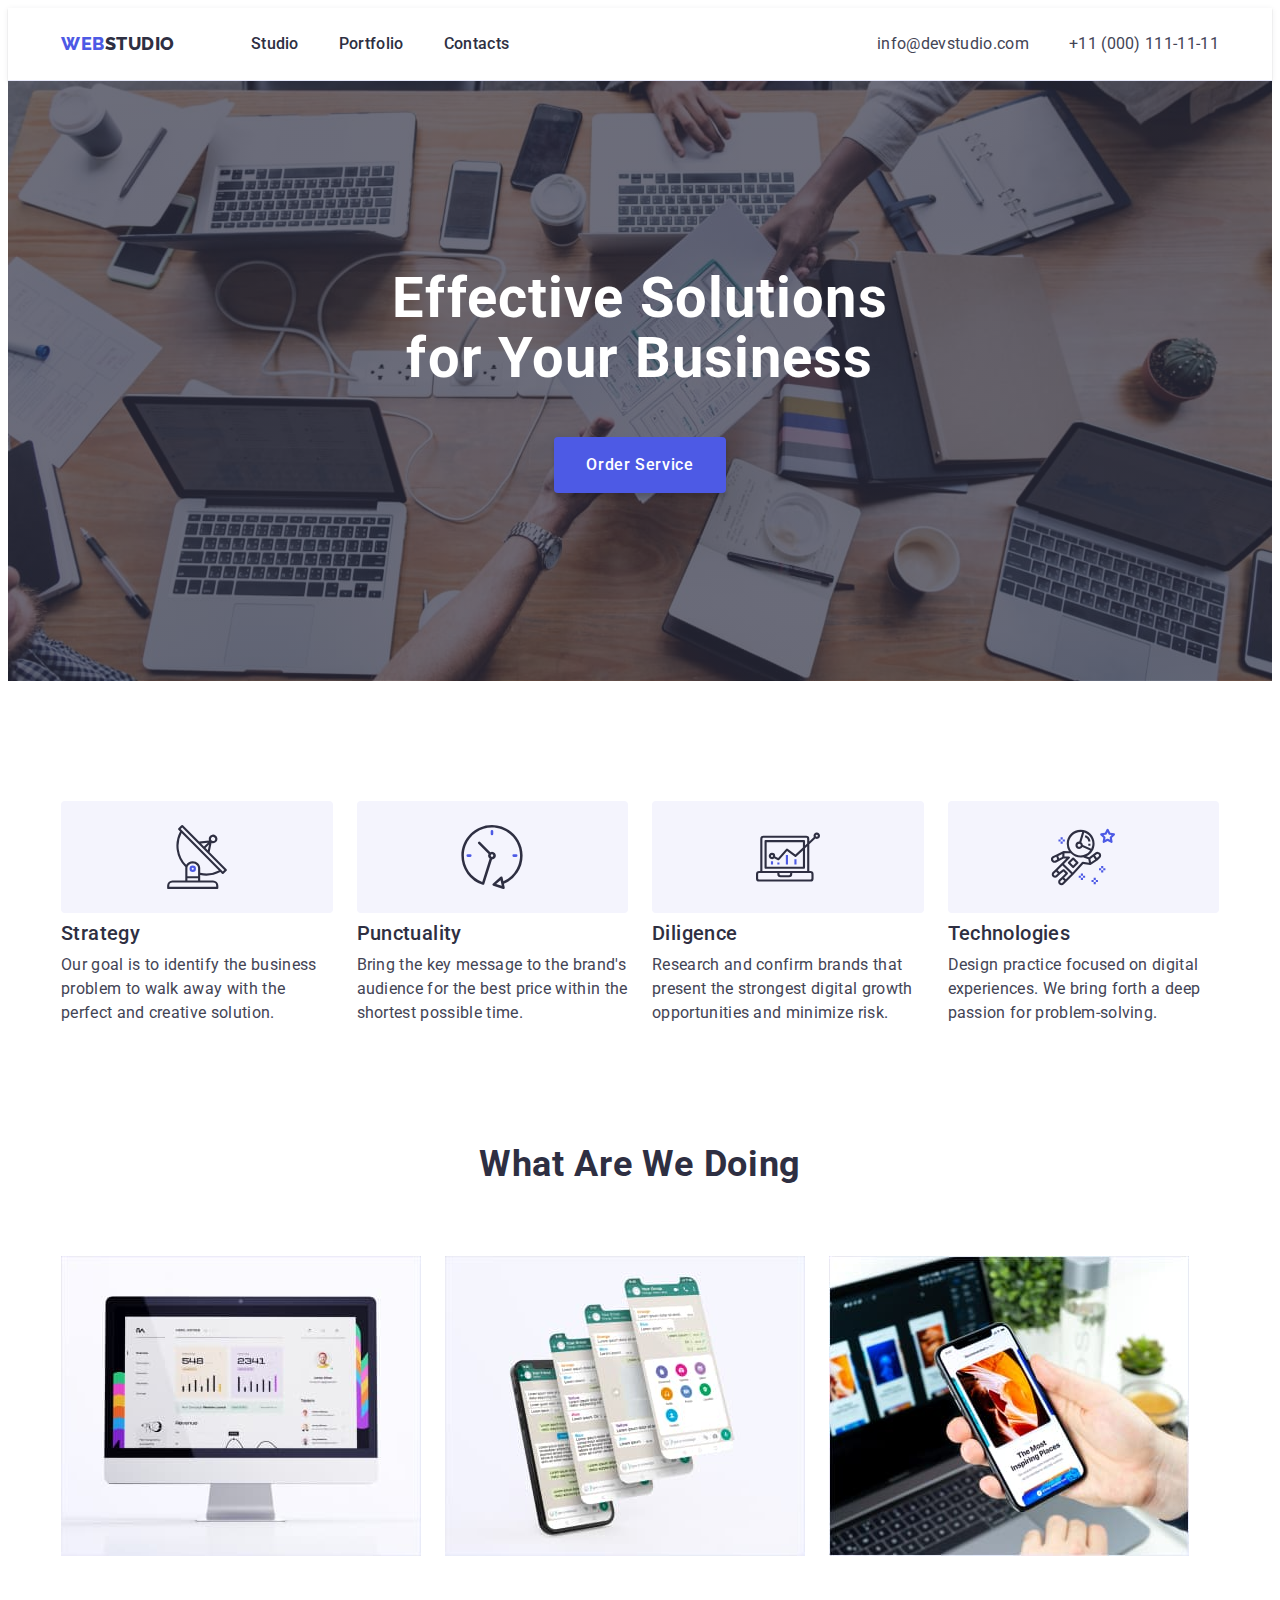
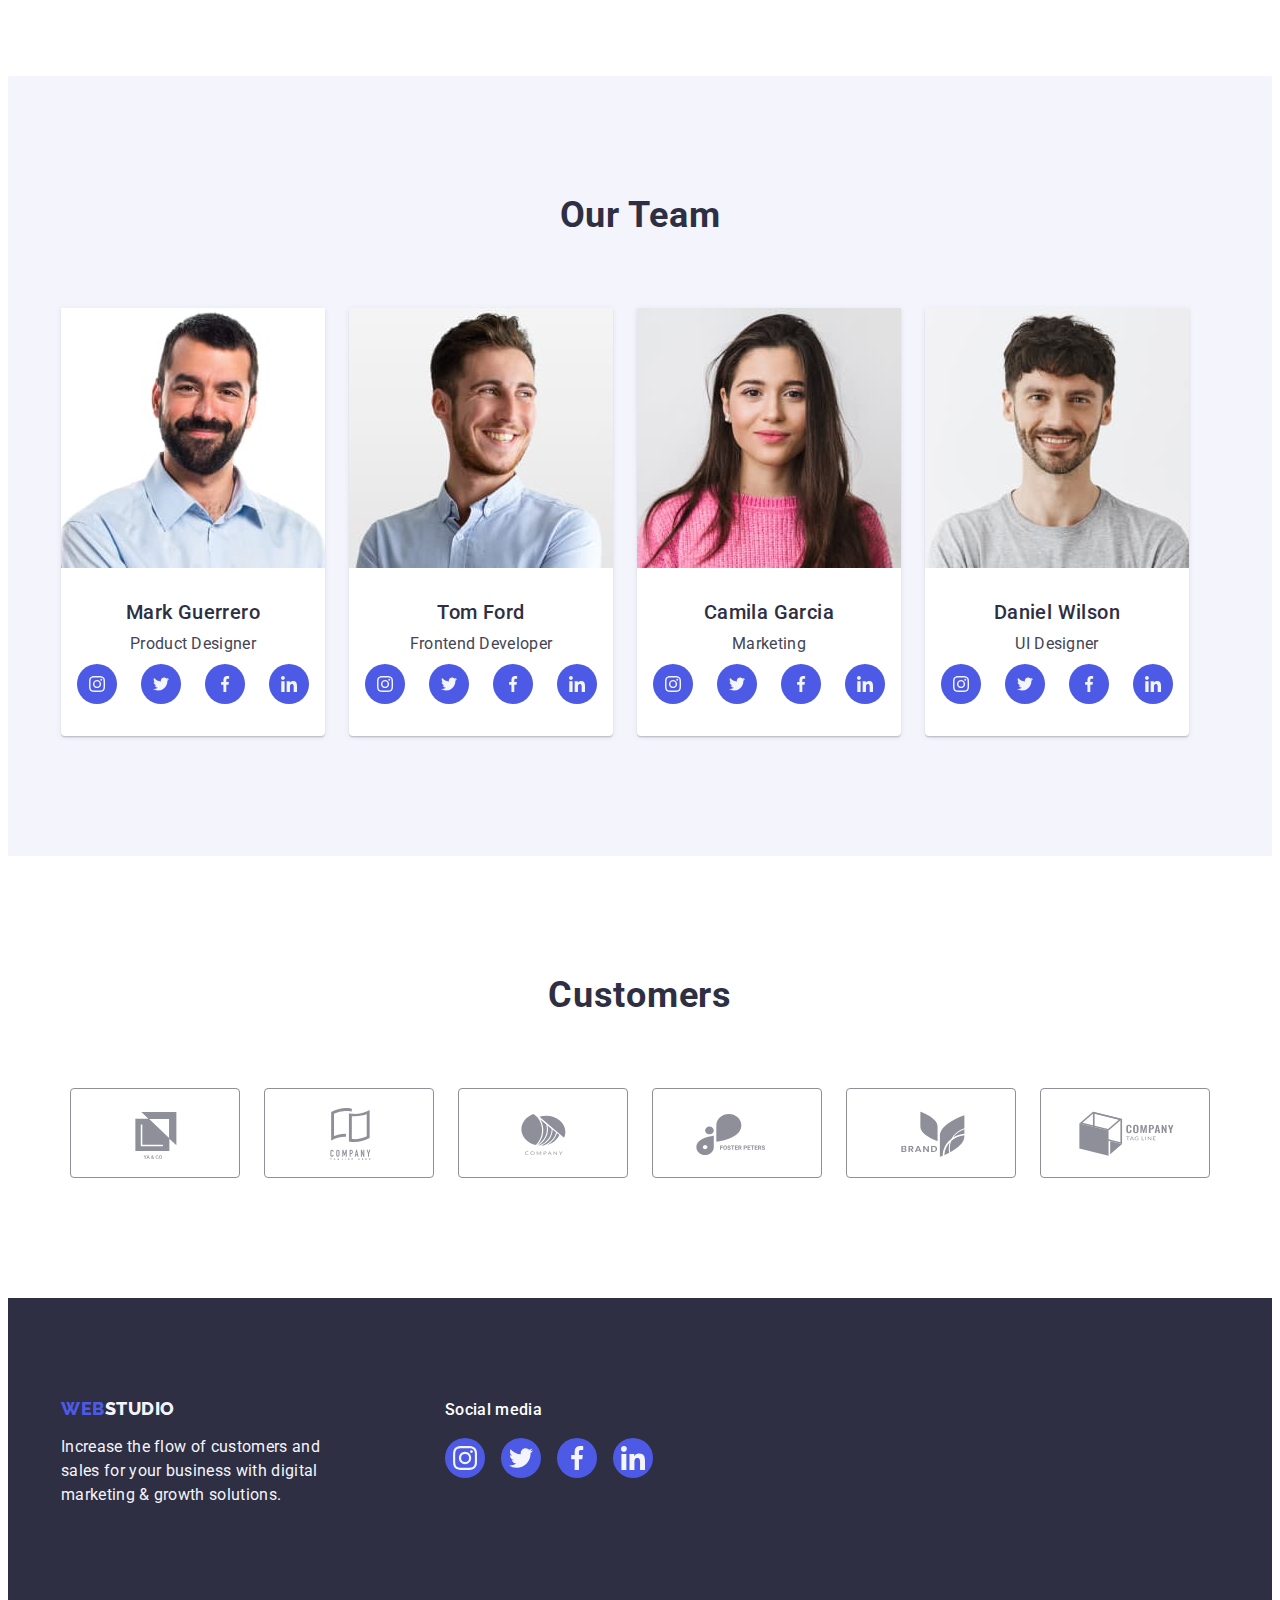
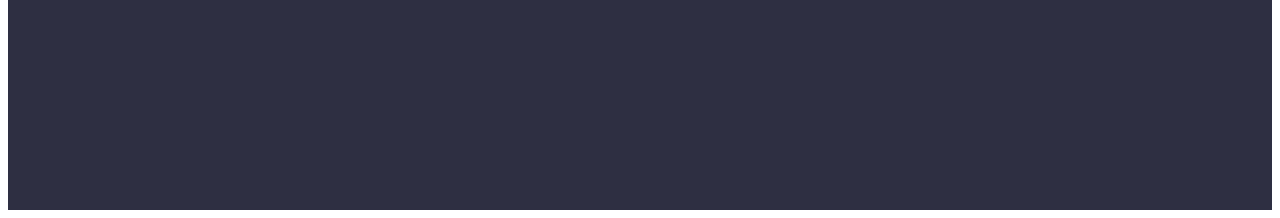
<file: index.html>
<!DOCTYPE html>
<html lang="en">
  <head>
    <meta charset="UTF-8" />
    <meta http-equiv="X-UA-Compatible" content="IE=edge" />
    <meta name="viewport" content="width=device-width, initial-scale=1.0" />
    <title>Studio</title>
    <link rel="preconnect" href="https://fonts.googleapis.com" />
    <link rel="preconnect" href="https://fonts.gstatic.com" crossorigin />
    <link
      href="https://fonts.googleapis.com/css2?family=Raleway:wght@800&family=Roboto:wght@400;500;700;900&display=swap"
      rel="stylesheet"
    />
    <link rel="stylesheet" href="https://cdnjs.cloudflare.com/ajax/libs/modern-normalize/1.1.0/modern-normalize.min.css"
      integrity="sha512-wpPYUAdjBVSE4KJnH1VR1HeZfpl1ub8YT/NKx4PuQ5NmX2tKuGu6U/JRp5y+Y8XG2tV+wKQpNHVUX03MfMFn9Q=="
      crossorigin="anonymous" referrerpolicy="no-referrer" />
    <link rel="stylesheet" href="./css/styles.css" />
  </head> 
  <body>
    <header class="header">
      <div class="header-container container">
        <nav class="header-nav">
          <a class="link logo" href="./index.html"
            >Web<span class="logo-part">Studio</span></a
          >
          <ul class="list header-nav-list">
            <li><a class="link nav-link" href="./index.html">Studio</a></li>
            <li>
              <a class="link nav-link" href="./portfolio.html">Portfolio</a>
            </li>
            <li><a class="link nav-link" href="">Contacts</a></li>
          </ul>
        </nav>
        <address class="adress">
          <ul class="list header-adress-list">
            <li>
              <a class="link contact" href="mailto:info@devstudio.com"
                >info@devstudio.com</a
              >
            </li>
            <li>
              <a class="link contact" href="tel:+110001111111"
                >+11 (000) 111-11-11</a
              >
            </li>
          </ul>
        </address>
      </div>
    </header>
    <main>
      <section class="main-title-box">
        <div class="container">
          <h1 class="hero-title">Effective Solutions for Your Business</h1>
          <button class="hero-btn" type="button">Order Service</button>
        </div>
      </section>
      <section class="feature-section">
        <div class="container">
          <h2 class="visually-hidden">Why we</h2>
          <ul class="list main-section-list">
            <li class="feature-item">
              <div class="feature-icon-box">
                <svg class="feature-icon" width="64" height="64">
                  <use href="./images/icons.svg#antenna"></use>
                </svg>
              </div>
              <h3 class="feature">Strategy</h3>
              <p class="feature-desc">
                Our goal is to identify the business problem to walk away with the
                perfect and creative solution.
              </p>
            </li>
            <li class="feature-item">
              <div class="feature-icon-box">
                <svg class="feature-icon" width="64" height="64">
                  <use href="./images/icons.svg#clock"></use>
                </svg>
              </div>
              <h3 class="feature">Punctuality</h3>
              <p class="feature-desc">
                Bring the key message to the brand's audience for the best price
                within the shortest possible time.
              </p>
            </li>
            <li class="feature-item">
              <div class="feature-icon-box">
                <svg class="feature-icon" width="64" height="64">
                  <use href="./images/icons.svg#diagram"></use>
                </svg>
              </div>
              <h3 class="feature">Diligence</h3>
              <p class="feature-desc">
                Research and confirm brands that present the strongest digital
                growth opportunities and minimize risk.
              </p>
            </li>
            <li class="feature-item">
              <div class="feature-icon-box">
                <svg class="feature-icon" width="64" height="64">
                  <use href="./images/icons.svg#astronaut"></use>
                </svg>
              </div>
              <h3 class="feature">Technologies</h3>
              <p class="feature-desc">
                Design practice focused on digital experiences. We bring forth a
                deep passion for problem-solving.
              </p>
            </li>
          </ul>
        </div>
      </section>
      <section class="business">
        <div class="container">
          <h2 class="section-title">What are we doing</h2>
          <ul class="list business-section-list">
            <li class="item">
              <img
                src="./images/studio/desktop.jpg"
                alt="desktop"
                width="360"
                height="300"
              />
            </li>
            <li class="item">
              <img
                src="./images/studio/phone.jpg"
                alt="phone"
                width="360"
                height="300"
              />
            </li>
            <li class="item">
              <img
                src="./images/studio/gadgets.jpg"
                alt="gadgets"
                width="360"
                height="300"
              />
            </li>
          </ul>
        </div>
      </section>
      <section class="team-section">
        <div class="container">
          <h2 class="section-title ">Our Team</h2>
          <ul class="list team-list">
            <li class="member-card">
              <img
                src="./images/studio/1-mark.jpg"
                alt="Man with black beard in blue shirt"
                width="264"
                height="260"
              />
              <div class="member-card-content">
                <h3 class="member">Mark Guerrero</h3>
                <p class="member-position">Product Designer</p>
                <ul class="list contact-list">
                  <li class="member-social">
                    <a href="" class="link social-link">
                      <svg class="social-icon" width="16" height="16">
                        <use href="./images/icons.svg#instagram"></use>
                      </svg>
                    </a>
                  </li>
                  <li class="member-social">
                    <a href="" class="link social-link">
                      <svg class="social-icon" width="16" height="16">
                        <use href="./images/icons.svg#twitter"></use>
                      </svg>
                    </a>
                  </li>
                  <li class="member-social">
                    <a href="" class="link social-link">
                      <svg class="social-icon" width="16" height="16">
                        <use href="./images/icons.svg#facebook"></use>
                      </svg>
                    </a>
                  </li>
                  <li class="member-social">
                    <a href="" class="link social-link">
                      <svg class="social-icon" width="16" height="16">
                        <use href="./images/icons.svg#linkedin"></use>
                      </svg>
                    </a>
                  </li>
                </ul>
              </div>
            </li>
            <li class="member-card">
              <img
                src="./images/studio/2-tom.jpg"
                alt="Man with red beard in blue shirt"
                width="264"
                height="260"
              />
              <div class="member-card-content">
                <h3 class="member">Tom Ford</h3>
                <p class="member-position">Frontend Developer</p>
                <ul class="list contact-list">
                  <li class="member-social">
                    <a href="" class="link social-link">
                      <svg class="social-icon" width="16" height="16">
                        <use href="./images/icons.svg#instagram"></use>
                      </svg>
                    </a>
                  </li>
                  <li class="member-social">
                    <a href="" class="link social-link">
                      <svg class="social-icon" width="16" height="16">
                        <use href="./images/icons.svg#twitter"></use>
                      </svg>
                    </a>
                  </li>
                  <li class="member-social">
                    <a href="" class="link social-link">
                      <svg class="social-icon" width="16" height="16">
                        <use href="./images/icons.svg#facebook"></use>
                      </svg>
                    </a>
                  </li>
                  <li class="member-social">
                    <a href="" class="link social-link">
                      <svg class="social-icon" width="16" height="16">
                        <use href="./images/icons.svg#linkedin"></use>
                      </svg>
                    </a>
                  </li>
                </ul>
              </div>
            </li>
            <li class="member-card">
              <img
                src="./images/studio/3-camila.jpg"
                alt="Woman in a pink sweater"
                width="264"
                height="260"
              />
              <div class="member-card-content">
                <h3 class="member">Camila Garcia</h3>
                <p class="member-position">Marketing</p>
                <ul class="list contact-list">
                  <li class="member-social">
                    <a href="" class="link social-link">
                      <svg class="social-icon" width="16" height="16">
                        <use href="./images/icons.svg#instagram"></use>
                      </svg>
                    </a>
                  </li>
                  <li class="member-social">
                    <a href="" class="link social-link">
                      <svg class="social-icon" width="16" height="16">
                        <use href="./images/icons.svg#twitter"></use>
                      </svg>
                    </a>
                  </li>
                  <li class="member-social">
                    <a href="" class="link social-link">
                      <svg class="social-icon" width="16" height="16">
                        <use href="./images/icons.svg#facebook"></use>
                      </svg>
                    </a>
                  </li>
                  <li class="member-social">
                    <a href="" class="link social-link">
                      <svg class="social-icon" width="16" height="16">
                        <use href="./images/icons.svg#linkedin"></use>
                      </svg>
                    </a>
                  </li>
                </ul>
              </div>
            </li>
            <li class="member-card">
              <img
                src="./images/studio/4-daniel.jpg"
                alt="Man with black beard in gray t-shirt"
                width="264"
                height="260"
              />
              <div class="member-card-content">
                <h3 class="member">Daniel Wilson</h3>
                <p class="member-position">UI Designer</p>
                <ul class="list contact-list">
                  <li class="member-social">
                    <a href="" class="link social-link">
                      <svg class="social-icon" width="16" height="16">
                        <use href="./images/icons.svg#instagram"></use>
                      </svg>
                    </a>
                  </li>
                  <li class="member-social">
                    <a href="" class="link social-link">
                      <svg class="social-icon" width="16" height="16">
                        <use href="./images/icons.svg#twitter"></use>
                      </svg>
                    </a>
                  </li>
                  <li class="member-social">
                    <a href="" class="link social-link">
                      <svg class="social-icon" width="16" height="16">
                        <use href="./images/icons.svg#facebook"></use>
                      </svg>
                    </a>
                  </li>
                  <li class="member-social">
                    <a href="" class="link social-link">
                      <svg class="social-icon" width="16" height="16">
                        <use href="./images/icons.svg#linkedin"></use>
                      </svg>
                    </a>
                  </li>
                </ul>
              </div>
            </li>
          </ul>
        </div>
      </section>
      <section class="customers-section">
        <div class="container">
          <h2 class="section-title">Customers</h2>
          <ul class="list customers-list">
            <li class="customer">
              <a href="" class="link customer-link">
                <svg class="customer-icon" width="104" height="56">
                  <use href="./images/icons.svg#customer1"></use>
                </svg>
              </a>
            </li>
            <li class="customer">
              <a href="" class="link customer-link">
                <svg class="customer-icon" width="104" height="56">
                  <use href="./images/icons.svg#customer2"></use>
                </svg>
              </a>
            </li>
            <li class="customer">
              <a href="" class="link customer-link">
                <svg class="customer-icon" width="104" height="56">
                  <use href="./images/icons.svg#customer3"></use>
                </svg>
              </a>
            </li>
            <li class="customer">
              <a href="" class="link customer-link">
                <svg class="customer-icon" width="104" height="56">
                  <use href="./images/icons.svg#customer4"></use>
                </svg>
              </a>
            </li>
            <li class="customer">
              <a href="" class="link customer-link">
                <svg class="customer-icon" width="104" height="56">
                  <use href="./images/icons.svg#customer5"></use>
                </svg>
              </a>
            </li>
            <li class="customer">
              <a href="" class="link customer-link">
                <svg class="customer-icon" width="104" height="56">
                  <use href="./images/icons.svg#customer6"></use>
                </svg>
              </a>
            </li>
          </ul>
        </div>        
      </section>
    </main>
    <footer class="footer">
      <div class="container footer-position">
        <div class="footer-content-wrapper">
          <a class="link logo" href="./index.html">Web<span class="footer-logo-part">Studio</span></a>
          <p class="footer-desc">
            Increase the flow of customers and sales for your business with digital
            marketing & growth solutions.
        </div>
        <div class="social-media-wrapper">
          <p class="social-media">Social media</p>
          <ul class="list contact-list-footer">
            <li class="footer-social">
              <a href="" class="link footer-social-link">
                <svg class="footer-social-icon" width="24" height="24">
                  <use href="./images/icons.svg#instagram-footer"></use>
                </svg>
              </a>
            </li>
            <li class="footer-social">
              <a href="" class="link footer-social-link">
                <svg class="footer-social-icon" width="24" height="24">
                  <use href="./images/icons.svg#twitter-footer"></use>
                </svg>
              </a>
            </li>
            <li class="footer-social">
              <a href="" class="link footer-social-link">
                <svg class="footer-social-icon" width="24" height="24">
                  <use href="./images/icons.svg#facebook-footer"></use>
                </svg>
              </a>
            </li>
            <li class="footer-social">
              <a href="" class="link footer-social-link">
                <svg class="footer-social-icon" width="24" height="24">
                  <use href="./images/icons.svg#linkedin-footer"></use>
                </svg>
              </a>
            </li>
          </ul>
        </div>
      </div>
    </footer>
  </body>
</html>
</file>
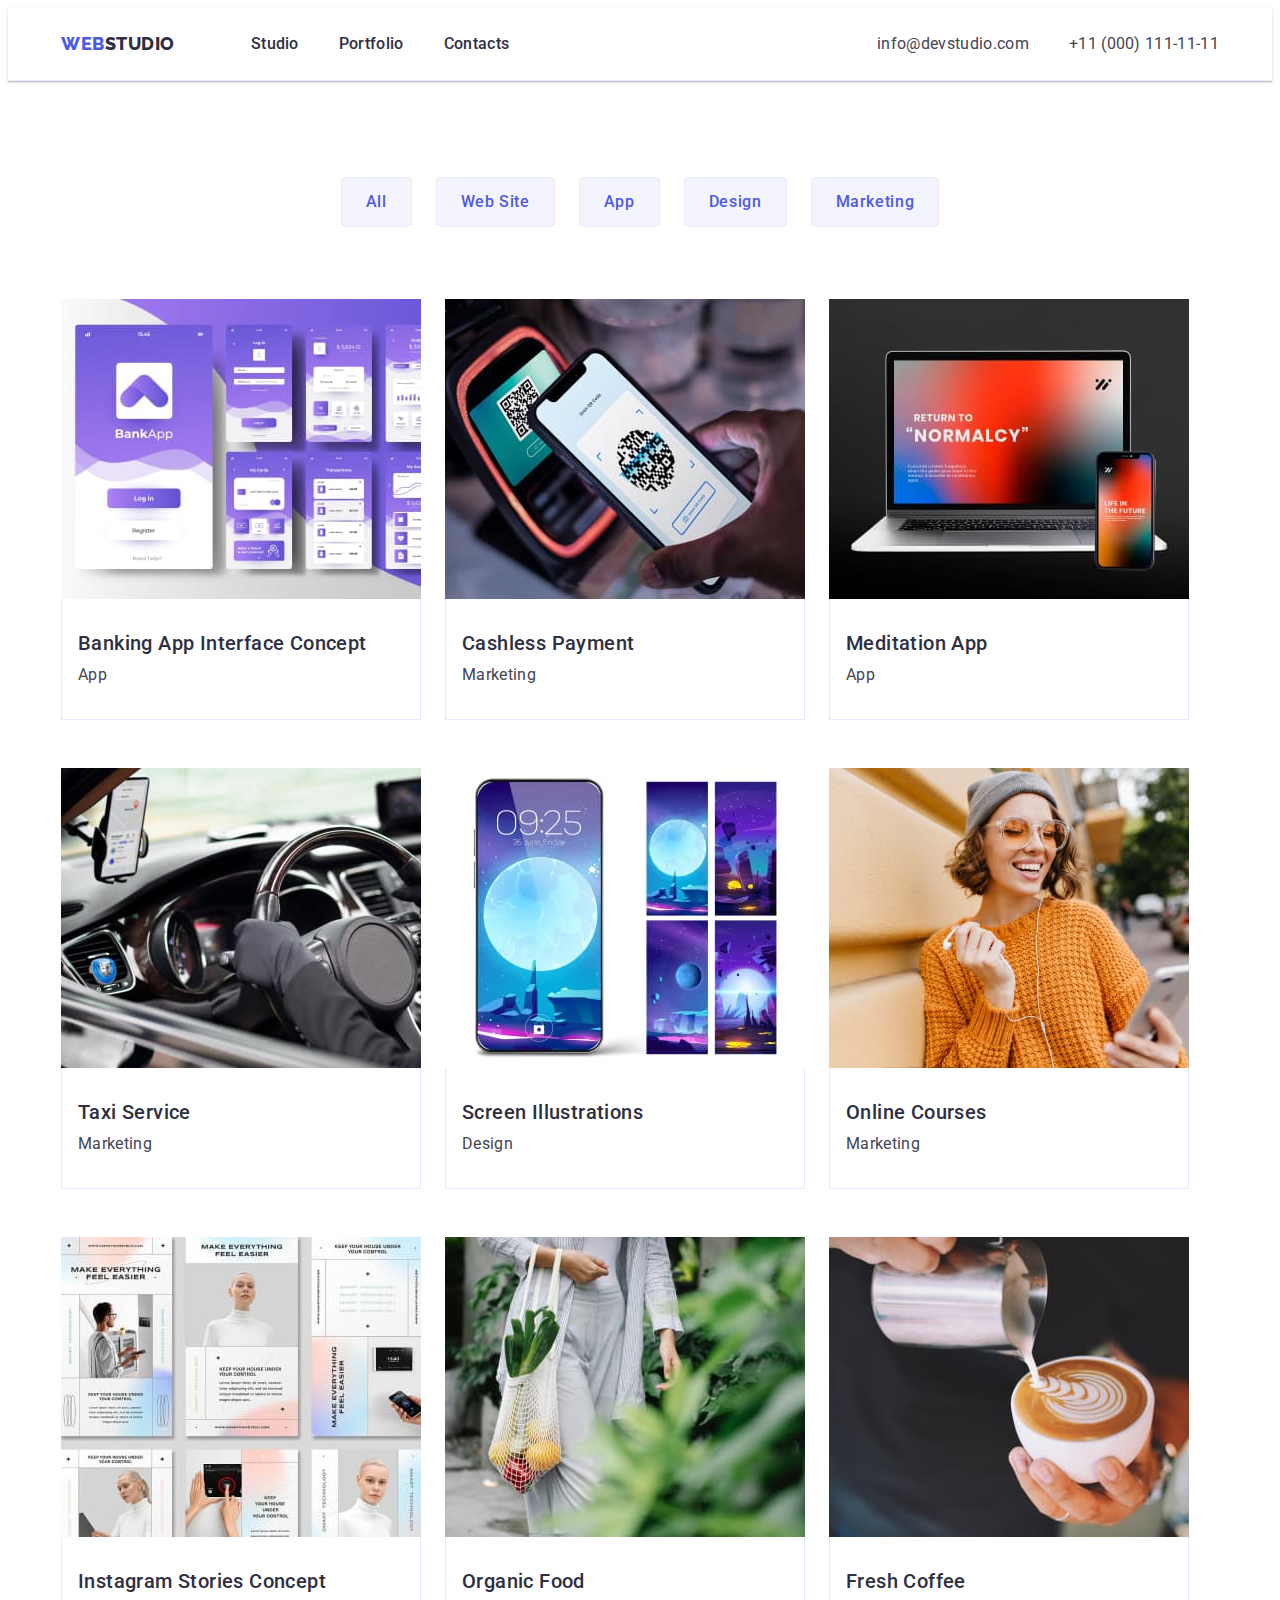
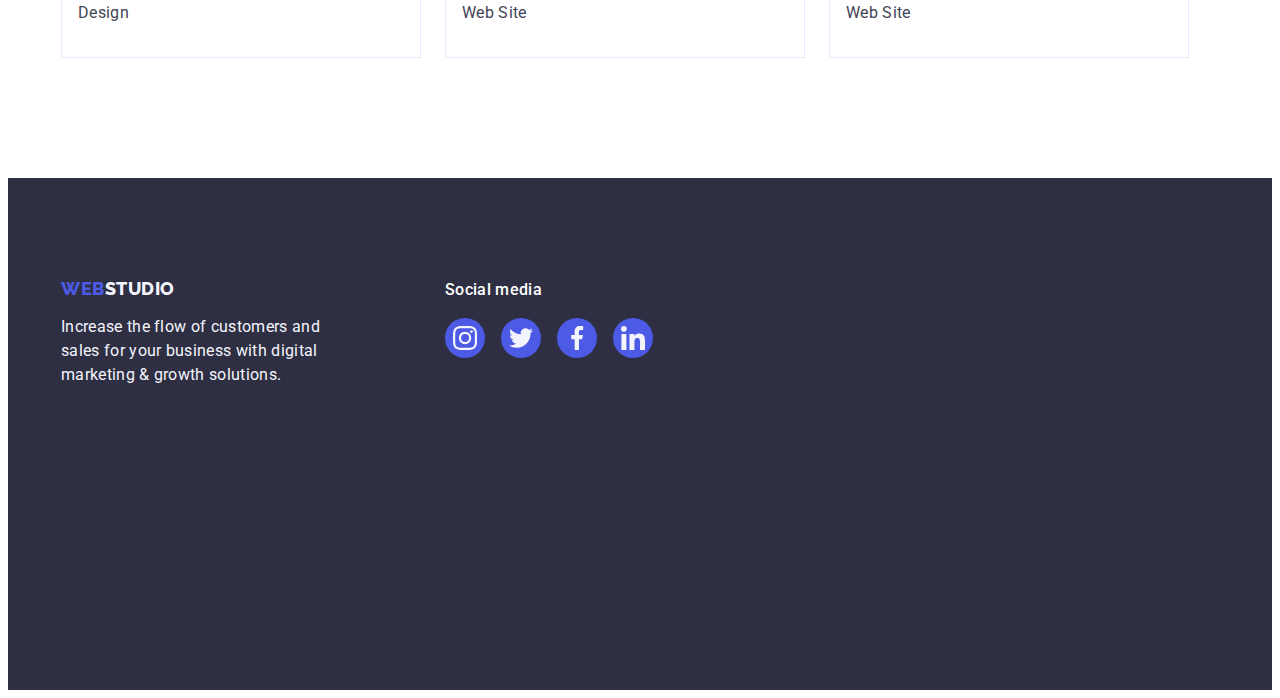
<file: portfolio.html>
<!DOCTYPE html>
<html lang="en">
  <head>
    <meta charset="UTF-8" />
    <meta http-equiv="X-UA-Compatible" content="IE=edge" />
    <meta name="viewport" content="width=device-width, initial-scale=1.0" />
    <title>Portfolio</title>
    <link rel="preconnect" href="https://fonts.googleapis.com" />
    <link rel="preconnect" href="https://fonts.gstatic.com" crossorigin />
    <link
      href="https://fonts.googleapis.com/css2?family=Raleway:wght@800&family=Roboto:wght@400;500;700;900&display=swap"
      rel="stylesheet"
    />
    <link rel="stylesheet" href="https://cdnjs.cloudflare.com/ajax/libs/modern-normalize/1.1.0/modern-normalize.min.css"
      integrity="sha512-wpPYUAdjBVSE4KJnH1VR1HeZfpl1ub8YT/NKx4PuQ5NmX2tKuGu6U/JRp5y+Y8XG2tV+wKQpNHVUX03MfMFn9Q=="
      crossorigin="anonymous" referrerpolicy="no-referrer" />
    <link rel="stylesheet" href="./css/styles.css" />
  </head>
  <body>
    <header class="header">
      <div class="header-container container">
        <nav class="header-nav">
          <a class="link logo" href="./index.html">Web<span class="logo-part">Studio</span></a>
          <ul class="list header-nav-list">
            <li><a class="link nav-link" href="./index.html">Studio</a></li>
            <li>
              <a class="link nav-link" href="./portfolio.html">Portfolio</a>
            </li>
            <li><a class="link nav-link" href="">Contacts</a></li>
          </ul>
        </nav>
        <address class="adress">
          <ul class="list header-adress-list">
            <li>
              <a class="link contact" href="mailto:info@devstudio.com">info@devstudio.com</a>
            </li>
            <li>
              <a class="link contact" href="tel:+110001111111">+11 (000) 111-11-11</a>
            </li>
          </ul>
        </address>
      </div>
    </header>
    <main>
      <section class="portfolio-container">
        <div class="container">
          <h1 class="visually-hidden">Our projects</h1>
          <ul class="list main-container-filter">
            <li><button class="filter" type="button">All</button></li>
            <li><button class="filter" type="button">Web Site</button></li>
            <li><button class="filter" type="button">App</button></li>
            <li><button class="filter" type="button">Design</button></li>
            <li><button class="filter" type="button">Marketing</button></li>
          </ul>
          <ul class="list main-container-project">
            <li class="project">
              <a href="" class="link project-link">
                  <img
                    src="./images/portfolio/project-1.jpg"
                    alt="Graphical user interface, application"
                    width="360"
                    height="300"
                  />
                  <div class="portfolio-card-content">
                    <h2 class="project-name">Banking App Interface Concept</h2>
                    <p class="project-type">App</p>
                  </div>
              </a>
            </li>
            <li class="project">
              <a href="" class="link project-link">
                  <img
                    src="./images/portfolio/project-2.jpg"
                    alt="A person holding a cell phone"
                    width="360"
                    height="300"
                  />
                  <div class="portfolio-card-content">
                    <h2 class="project-name">Cashless Payment</h2>
                    <p class="project-type">Marketing</p>
                  </div>
              </a>
            </li>
            <li class="project">
              <a href="" class="link project-link">
                  <img
                    src="./images/portfolio/project-3.jpg"
                    alt="A laptop and a smartphone"
                    width="360"
                    height="300"
                  />
                  <div class="portfolio-card-content">
                    <h2 class="project-name">Meditation App</h2>
                    <p class="project-type">App</p>
                  </div>
              </a>
            </li>
            <li class="project">
              <a href="" class="link project-link">
                  <img
                    src="./images/portfolio/project-4.jpg"
                    alt="A person driving a car and looking at navigator"
                    width="360"
                    height="300"
                  />
                  <div class="portfolio-card-content">
                    <h2 class="project-name">Taxi Service</h2>
                    <p class="project-type">Marketing</p>
                  </div>
              </a>
            </li>
            <li class="project">
              <a href="" class="link project-link">
                  <img
                    src="./images/portfolio/project-5.jpg"
                    alt="Smartphone with a space wallpaper"
                    width="360"
                    height="300"
                  />
                  <div class="portfolio-card-content">
                    <h2 class="project-name">Screen Illustrations</h2>
                    <p class="project-type">Design</p>
                  </div>
              </a>
            </li>
            <li class="project">
              <a href="" class="link project-link">
                  <img
                    src="./images/portfolio/project-6.jpg"
                    alt="A person in orange sweater wearing glasses and a hat"
                    width="360"
                    height="300"
                  />
                  <div class="portfolio-card-content">
                    <h2 class="project-name">Online Courses</h2>
                    <p class="project-type">Marketing</p>
                  </div>
              </a>
            </li>
            <li class="project">
              <a href="" class="link project-link">
                  <img
                    src="./images/portfolio/project-7.jpg"
                    alt="Graphical user interface of a website"
                    width="360"
                    height="300"
                  />
                  <div class="portfolio-card-content">
                    <h2 class="project-name">Instagram Stories Concept</h2>
                    <p class="project-type">Design</p>
                  </div>
              </a>
            </li>
            <li class="project">
              <a href="" class="link project-link">
                  <img
                    src="./images/portfolio/project-8.jpg"
                    alt="A person holding a bag of fruit"
                    width="360"
                    height="300"
                  />
                  <div class="portfolio-card-content">
                    <h2 class="project-name">Organic Food</h2>
                    <p class="project-type">Web Site</p>
                  </div>
              </a>
            </li>
            <li class="project">
              <a href="" class="link project-link">
                  <img
                    src="./images/portfolio/project-9.jpg"
                    alt="A man makes coffee"
                    width="360"
                    height="300"
                  />
                  <div class="portfolio-card-content">
                    <h2 class="project-name">Fresh Coffee</h2>
                    <p class="project-type">Web Site</p>
                  </div>
              </a>
            </li>
          </ul>
        </div>
      </section>
    </main>
    <footer class="footer">
      <div class="container footer-position">
        <div class="footer-content-wrapper">
          <a class="link logo" href="./index.html">Web<span class="footer-logo-part">Studio</span></a>
          <p class="footer-desc">
            Increase the flow of customers and sales for your business with digital
            marketing & growth solutions.
        </div>
        <div class="social-media-wrapper">
          <p class="social-media">Social media</p>
          <ul class="list contact-list-footer">
            <li class="footer-social">
              <a href="" class="link footer-social-link">
                <svg class="footer-social-icon" width="24" height="24">
                  <use href="./images/icons.svg#instagram-footer"></use>
                </svg>
              </a>
            </li>
            <li class="footer-social">
              <a href="" class="link footer-social-link">
                <svg class="footer-social-icon" width="24" height="24">
                  <use href="./images/icons.svg#twitter-footer"></use>
                </svg>
              </a>
            </li>
            <li class="footer-social">
              <a href="" class="link footer-social-link">
                <svg class="footer-social-icon" width="24" height="24">
                  <use href="./images/icons.svg#facebook-footer"></use>
                </svg>
              </a>
            </li>
            <li class="footer-social">
              <a href="" class="link footer-social-link">
                <svg class="footer-social-icon" width="24" height="24">
                  <use href="./images/icons.svg#linkedin-footer"></use>
                </svg>
              </a>
            </li>
          </ul>
        </div>
      </div>
    </footer>
  </body>
</html>
</file>
<file: css/styles.css>
:root {
  --main-color: #434455;
  --primary-color: #2e2f42;
  --total-white: #ffffff;
  --cloud: #f4f4fd;
  --iris: #4d5ae5;
  --ocean: #404bbf;
  --border-color: #e7e9fc;
  --customers-color: #8e8f99;
  --footer-social-icon-hover-color: #31d0aa;
}

body {
  font-family: "Roboto", sans-serif;
  font-size: 16px;
  color: var(--main-color);
  background-color: var(--total-white);
}

/*reset*/

h1,
h2,
h3,
h4,
h5,
h6,
p {
  margin: 0;
}

img {
  display: block;
}

.list {
  list-style: none;
  padding: 0;
  margin: 0;
}

.link {
  text-decoration: none;
}

button {
  cursor: pointer;
}

.visually-hidden {
  position: absolute;
  width: 1px;
  height: 1px;
  margin: -1px;
  border: 0;
  padding: 0;
  white-space: nowrap;
  clip-path: inset(100%);
  clip: rect(0 0 0 0);
  overflow: hidden;
}

/*header*/

.header {
  border-bottom: 1px solid var(--border-color);
  box-shadow: 0px 2px 1px rgba(46, 47, 66, 0.08),
    0px 1px 1px rgba(46, 47, 66, 0.16), 0px 1px 6px rgba(46, 47, 66, 0.08);
}

.logo {
  font-family: "Raleway", sans-serif;
  text-transform: uppercase;
  font-weight: 800;
  font-size: 18px;
  line-height: 1.17;
  letter-spacing: 0.03em;
  color: var(--iris);
  display: inline-block;
}

.header .logo {
  margin-right: 76px;
}

.logo-part {
  color: var(--primary-color);
}

.nav-link {
  display: block;
  font-weight: 500;
  font-size: 16px;
  line-height: calc(24 / 16);
  letter-spacing: 0.02em;
  color: var(--primary-color);
  padding: 24px 0;
}

.nav-link:hover,
.nav-link:focus {
  color: var(--ocean);
}

.adress {
  font-style: normal;
}

.contact {
  font-size: 16px;
  line-height: calc(24 / 16);
  color: var(--main-color);
  letter-spacing: 0.02em;
  padding: 24px 0;
}

.contact:hover,
.contact:focus {
  color: var(--ocean);
}

/*main*/
.main-title-box {
  background-color: var(--primary-color);
  max-width: 1440px;
  padding: 188px 0;
  background-image: linear-gradient(
      rgba(46, 47, 66, 0.7),
      rgba(46, 47, 66, 0.7)
    ),
    url(../images/studio/hero-bg.jpg);
  background-repeat: no-repeat;
  background-size: cover;
  background-position: center;
  margin-left: auto;
  margin-right: auto;
}

.hero-title {
  font-weight: 700;
  font-size: 56px;
  line-height: 1.07;
  text-align: center;
  letter-spacing: 0.02em;
  color: var(--total-white);
  max-width: 496px;
  margin-bottom: 48px;
  margin-left: auto;
  margin-right: auto;
}

.hero-btn {
  font-family: "Roboto", sans-serif;
  font-weight: 500;
  font-size: 16px;
  line-height: calc(24 / 16);
  letter-spacing: 0.04em;
  color: var(--total-white);
  background-color: var(--iris);
  box-shadow: 0px 4px 4px rgba(0, 0, 0, 0.15);
  border: none;
  border-radius: 4px;
  cursor: pointer;
  min-width: 169px;
  padding: 16px 32px;
  display: block;
  margin-left: auto;
  margin-right: auto;
}

.hero-btn:hover,
.hero-btn:focus {
  background-color: var(--ocean);
}

.feature {
  font-weight: 500;
  font-size: 20px;
  letter-spacing: 0.02em;
  line-height: calc(24 / 20);
  color: var(--primary-color);
  margin-bottom: 8px;
}

.feature-icon-box {
  display: flex;
  align-items: center;
  justify-content: center;
  background-color: var(--cloud);
  height: 112px;
  margin-bottom: 8px;
  border-radius: 4px;
}

.feature-desc {
  font-size: 16px;
  line-height: calc(24 / 16);
  letter-spacing: 0.02em;
  color: var(--main-color);
}

.section-title {
  font-weight: 700;
  font-size: 36px;
  line-height: 1.1;
  text-align: center;
  letter-spacing: 0.02em;
  text-transform: capitalize;
  color: var(--primary-color);
  margin-bottom: 72px;
}

.team-section {
  background-color: var(--cloud);
  padding: 120px 0;
}

.member {
  font-weight: 500;
  font-size: 20px;
  line-height: calc(24 / 20);
  letter-spacing: 0.02em;
  color: var(--primary-color);
  margin-bottom: 8px;
  text-align: center;
}

.member-position {
  font-size: 16px;
  line-height: calc(24 / 16);
  letter-spacing: 0.02em;
  color: var(--main-color);
  text-align: center;
  margin-bottom: 8px;
}

.member-card {
  background-color: var(--total-white);
  border-radius: 0px 0px 4px 4px;
  box-shadow: 0px 1px 6px rgba(46, 47, 66, 0.08),
    0px 1px 1px rgba(46, 47, 66, 0.16), 0px 2px 1px rgba(46, 47, 66, 0.08);
}

.member-card-content {
  padding: 32px 0;
}

/*footer*/

.footer {
  background-color: var(--primary-color);
  height: 312px;
  padding: 100px 0;
}

.footer .logo {
  margin-bottom: 16px;
}

.footer-logo-part {
  color: var(--cloud);
}

.footer-desc {
  font-size: 16px;
  line-height: calc(24 / 16);
  color: var(--cloud);
  width: 264px;
  letter-spacing: 0.02em;
}

.footer-position {
  display: flex;
  align-items: baseline;
}

.footer-content-wrapper {
  
  margin-right: 120px;
}

.social-media {
  font-weight: 500;
  font-size: 16px;
  line-height: calc(24 / 16);
  letter-spacing: 0.02em;
  color: var(--total-white);
  margin-bottom: 16px;
}

.contact-list-footer {
  display: flex;
  gap: 16px;
}

.footer-social-link {
  display: flex;
  justify-content: center;
  align-items: center;
  width: 40px;
  height: 40px;
  background-color: var(--iris);
  border-radius: 50%;
  color: var(--cloud);
}

.footer-social-icon {
  fill: currentColor;
}

.footer-social-link:hover,
.footer-social-link:focus {
  background-color: var(--footer-social-icon-hover-color);
}

/*portfolio*/

.filter {
  font-family: "Roboto", sans-serif;
  font-weight: 500;
  font-size: 16px;
  line-height: calc(24 / 16);
  letter-spacing: 0.04em;
  background-color: var(--cloud);
  color: var(--iris);
  border: 1px solid #e7e9fc;
  border-radius: 4px;
  cursor: pointer;
  padding: 12px 24px;  
}

.filter:hover,
.filter:focus {
  background-color: var(--ocean);
  color: var(--total-white);
  box-shadow: 0px 3px 1px rgba(0, 0, 0, 0.1), 
  0px 2px 1px rgba(0, 0, 0, 0.08),
  0px 2px 2px rgba(0, 0, 0, 0.12);
  border: 1px solid transparent;
}

.project-link {
  display: block;  
}

.project-link:hover,
.project-link:focus {
  box-shadow: 0px 1px 6px rgba(46, 47, 66, 0.08),
    0px 1px 1px rgba(46, 47, 66, 0.16), 0px 2px 1px rgba(46, 47, 66, 0.08);
}

.project-name {
  font-weight: 500;
  font-size: 20px;
  line-height: calc(24 / 20);
  color: var(--primary-color);
  letter-spacing: 0.02em;
  margin-bottom: 8px;
}

.project-type {
  font-size: 16px;
  line-height: 1.5;
  letter-spacing: 0.02em;
  color: var(--main-color);
}

.container {
  width: 1158px;
  padding: 0 15px;
  margin: 0 auto;
}

.header-nav-list {
  display: flex;
  align-items: center;
  gap: 40px;
}

.header-container {
  display: flex;
  align-items: center;
}

.header-nav {
  display: flex;
  align-items: center;
  margin-right: auto;
}

.header-adress-list {
  display: flex;
}

.header-adress-list > :first-child {
  margin-right: 40px;
}

.feature-section {
  padding: 120px 0;
}

.main-section-list {
  display: flex;
  gap: 24px;
}

.feature-item {
  width: calc((100% - 72px) / 4);
}

.business {
  padding-bottom: 120px;
}

.business-section-list {
  display: flex;
  gap: 24px;
}

.team-list {
  display: flex;
  gap: 24px;
}

.main-container-filter {
  display: flex;
  gap: 24px;
  justify-content: center;
  margin-bottom: 72px;
}

.portfolio-container {
  padding-top: 96px;
  padding-bottom: 120px;
}

.main-container-project {
  display: flex;
  flex-wrap: wrap;
  gap: 48px 24px;
}

.portfolio-card-content {
  padding: 32px 16px;
  border: 1px solid var(--border-color);
  border-top-style: none;
}

.contact-list {
  display: flex;
  gap: 24px;
  justify-content: center;
  align-items: center;
}

.social-link {
  display: flex;
  justify-content: center;
  align-items: center;
  width: 40px;
  height: 40px;
  border-radius: 50%;
  background-color: var(--iris);
}

.social-link:hover,
.social-link:focus {
  background-color: var(--ocean);
}

.social-icon {
  fill: var(--cloud);
}

/* Customer section */

.customers-section {
  padding: 120px 0;
}

.customers-list {
  display: flex;
  gap: 24px;
  justify-content: center;
  align-items: center;
}

.customer-link {
  display: flex;
  align-items: center;
  justify-content: center;
  width: 168px;
  height: 88px;
  border: 1px solid var(--customers-color);
  border-radius: 4px;
  color: var(--customers-color);
}

.customer-link:hover,
.customer-link:focus {
  border-color: var(--ocean);
  color: var(--ocean);
}

.customer-icon {
  fill: currentColor;
}
</file>
